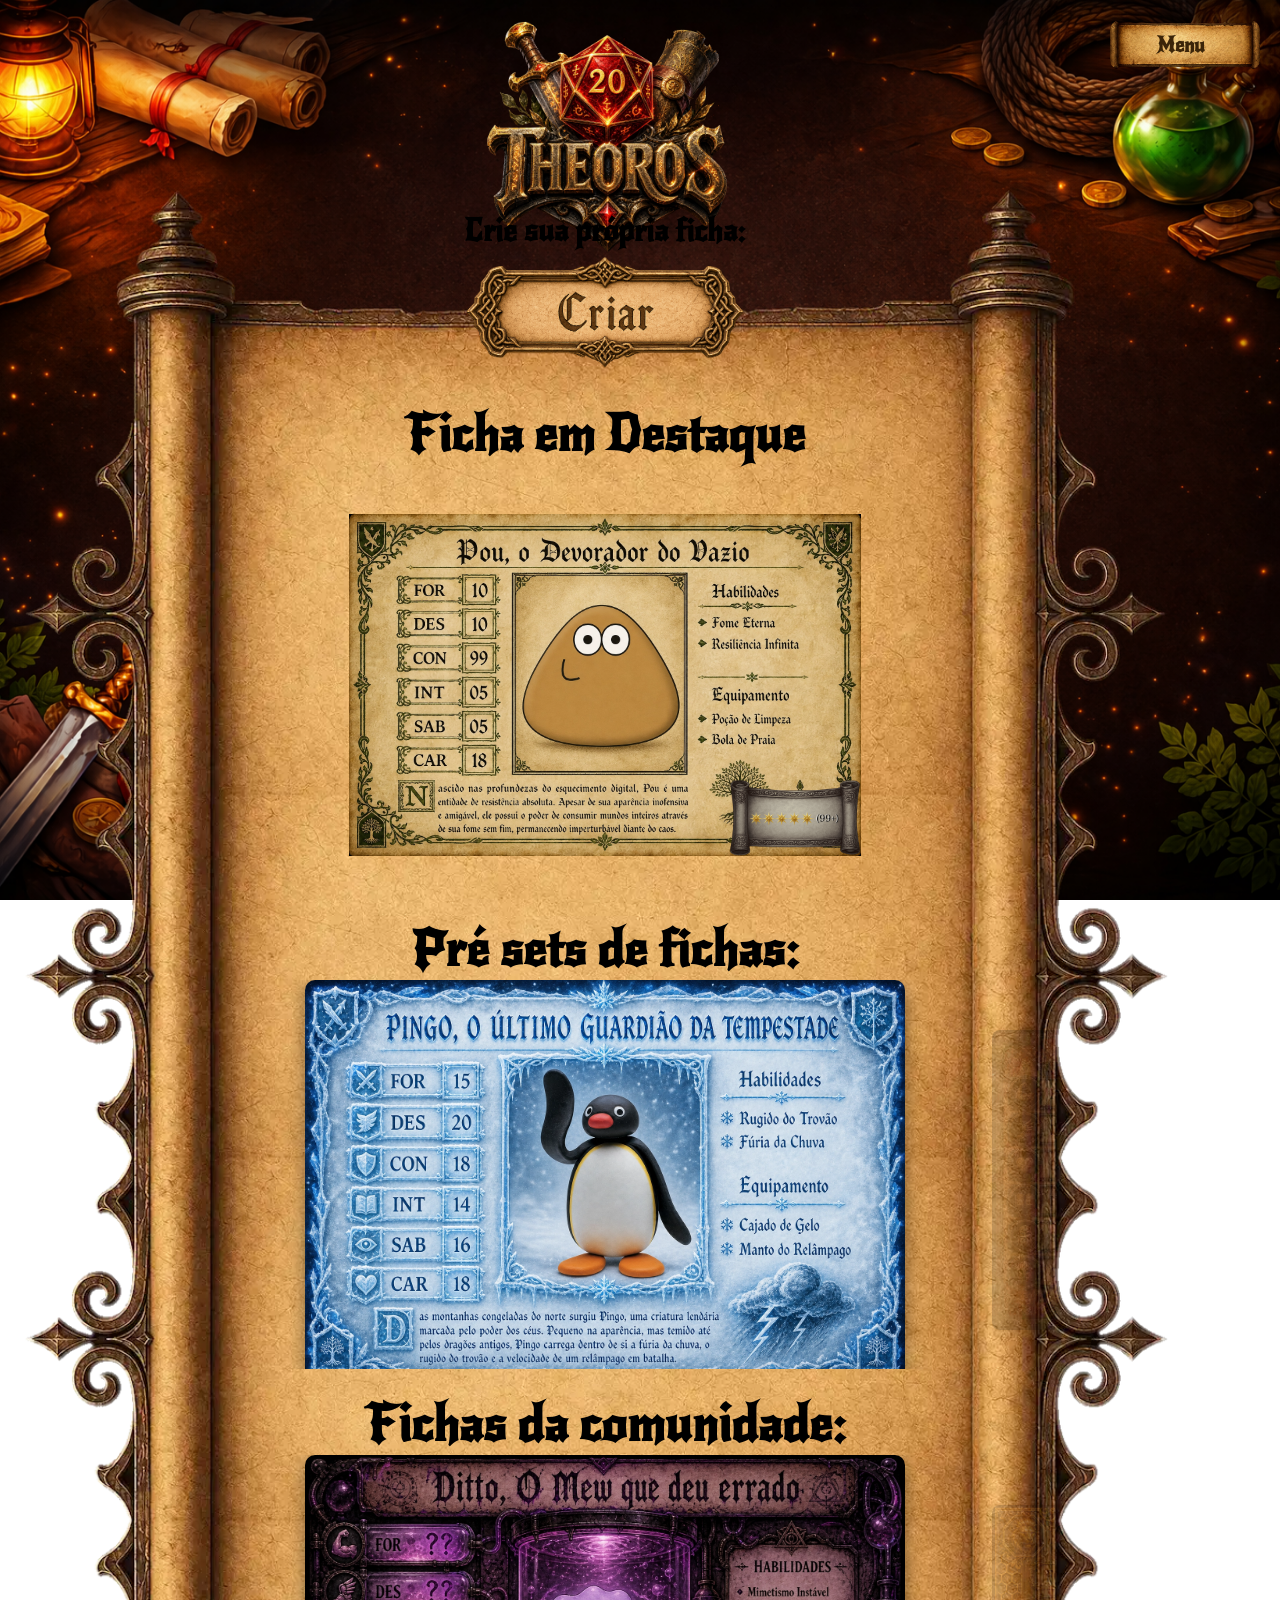
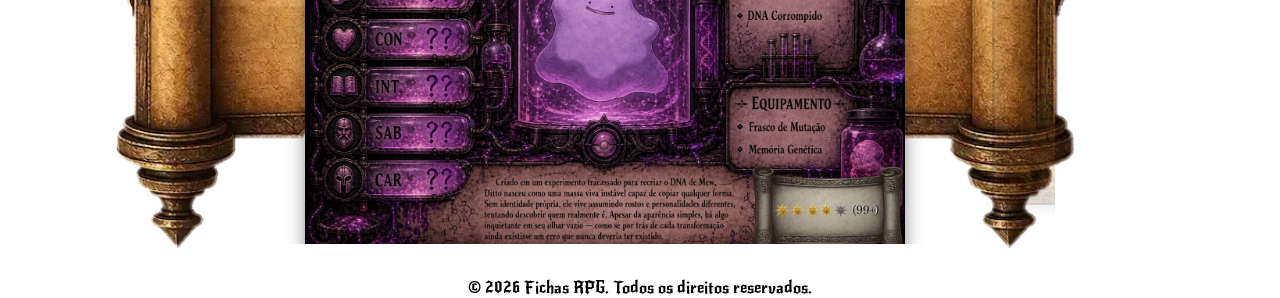
<file: index.html>
<!DOCTYPE html>
<html lang="en">

<head>
    <meta charset="UTF-8">
    <meta name="viewport" content="width=device-width, initial-scale=1.0">
    <title>Fichas RPG</title>

    <link rel="stylesheet" href="style.css">
    <link rel="preconnect" href="https://fonts.googleapis.com">
    <link rel="preconnect" href="https://fonts.gstatic.com" crossorigin>
    <link href="https://fonts.googleapis.com/css2?family=New+Rocker&display=swap" rel="stylesheet">
    <link rel="icon" type="image/png" href="/images/icons/icons_abas/icon_index.png">
</head>

<body>
    <!-- Header com logo e botão para abrir o menu lateral -->
    <div class="container">
        <img src="/images/logo.png" id="logo" alt="Logo do Fichas RPG">
        <a id="botao-menu" onclick="chamarMenu()">Menu</a>
    </div>

    <!-- Menu lateral com navegação principal -->
    <div class="menu" id="menu">
        <div class="titulo-menu">
            <a onclick="fecharMenu()">X</a>
            <p>Menu</p>
        </div>
        <!-- Opções do menu -->
        <div class="opcoes-menu">
            <a href="index.html">Home</a>
            <a href="/rotas/criar/criar.html">Criar</a>
            <a href="/rotas/ficha/ficha.html">Ficha</a>
            <a href="/rotas/perfil/perfil.html">Perfil</a>
        </div>
    </div>

    <!-- Pergaminho contendo o conteúdo principal -->
    <main class="principal">
        <!-- Fundo do pergaminho -->
        <img id="fundo-principal" src="./images/fundos/pergaminho_otimizado.webp" alt="Fundo pergaminho RPG">

        <!-- Seção principal contendo o botão de criação e a ficha em destaque -->
        <div class="principal-main">
            <p id="titulo-criar-ficha">Crie sua própria ficha:</p>
            <a class="botao-criar" href="/rotas/criar/criar.html">Criar ficha</a>

            <h1>Ficha em Destaque</h1>
            <div class="ficha-destaque">
                <img src="./images/fichas-exemplos/fichas-avaliacao/pou_avaliado.png" alt="Ficha de Elara">
            </div>
        </div>

        <!-- Seção contendo carrossel das fichas pré-criadas -->
        <div class="principal-main2">
            <p>Pré sets de fichas:</p>
            <div class="carousel-wrap">
                <div class="carousel-sets" id="carousel-sets">
                    <div class="track-sets" id="track-sets">
                        <div class="slide"><img src="./images/fichas-exemplos/ficha_pingo_gelo.png" alt="Ficha Elara"></div>
                        <div class="slide"><img src="./images/fichas-exemplos/ficha_dagan_berserk.png" alt="Ficha Finn"></div>
                        <div class="slide"><img src="./images/fichas-exemplos/ficha_grognak.png" alt="Ficha Grognak"></div>
                        <div class="slide"><img src="./images/fichas-exemplos/ficha_lyra.png" alt="Ficha Lyra"></div>
                    </div>
                </div>
            </div>
        </div>

        <!-- Seção contendo carrossel das fichas da comunidade -->
        <div class="principal-main3">
            <p>Fichas da comunidade:</p>
            <div class="carousel-wrap">
                <div class="carousel-comunidade" id="carousel-comunidade">
                    <div class="track-comunidade" id="track-comunidade">
                        <div class="slide"><img src="./images/fichas-exemplos/fichas-avaliacao/ditto_avaliado.png" alt="Ficha Elara"></div>
                        <div class="slide"><img src="./images/fichas-exemplos/fichas-avaliacao/abeliao_avaliado.png" alt="Ficha Finn"></div>
                        <div class="slide"><img src="./images/fichas-exemplos/fichas-avaliacao/finn_avaliado.png" alt="Ficha Grognak"></div>
                        <div class="slide"><img src="./images/fichas-exemplos/fichas-avaliacao/kael_avaliado.png" alt="Ficha Kael"></div>
                    </div>
                </div>
            </div>
        </div>
    </main>

    <!-- Rodapé com os direitos autorais -->
    <footer>
        <p>© 2026 Fichas RPG. Todos os direitos reservados.</p>
    </footer>
    <script src="script.js"></script>
</body>

</html>
</file>
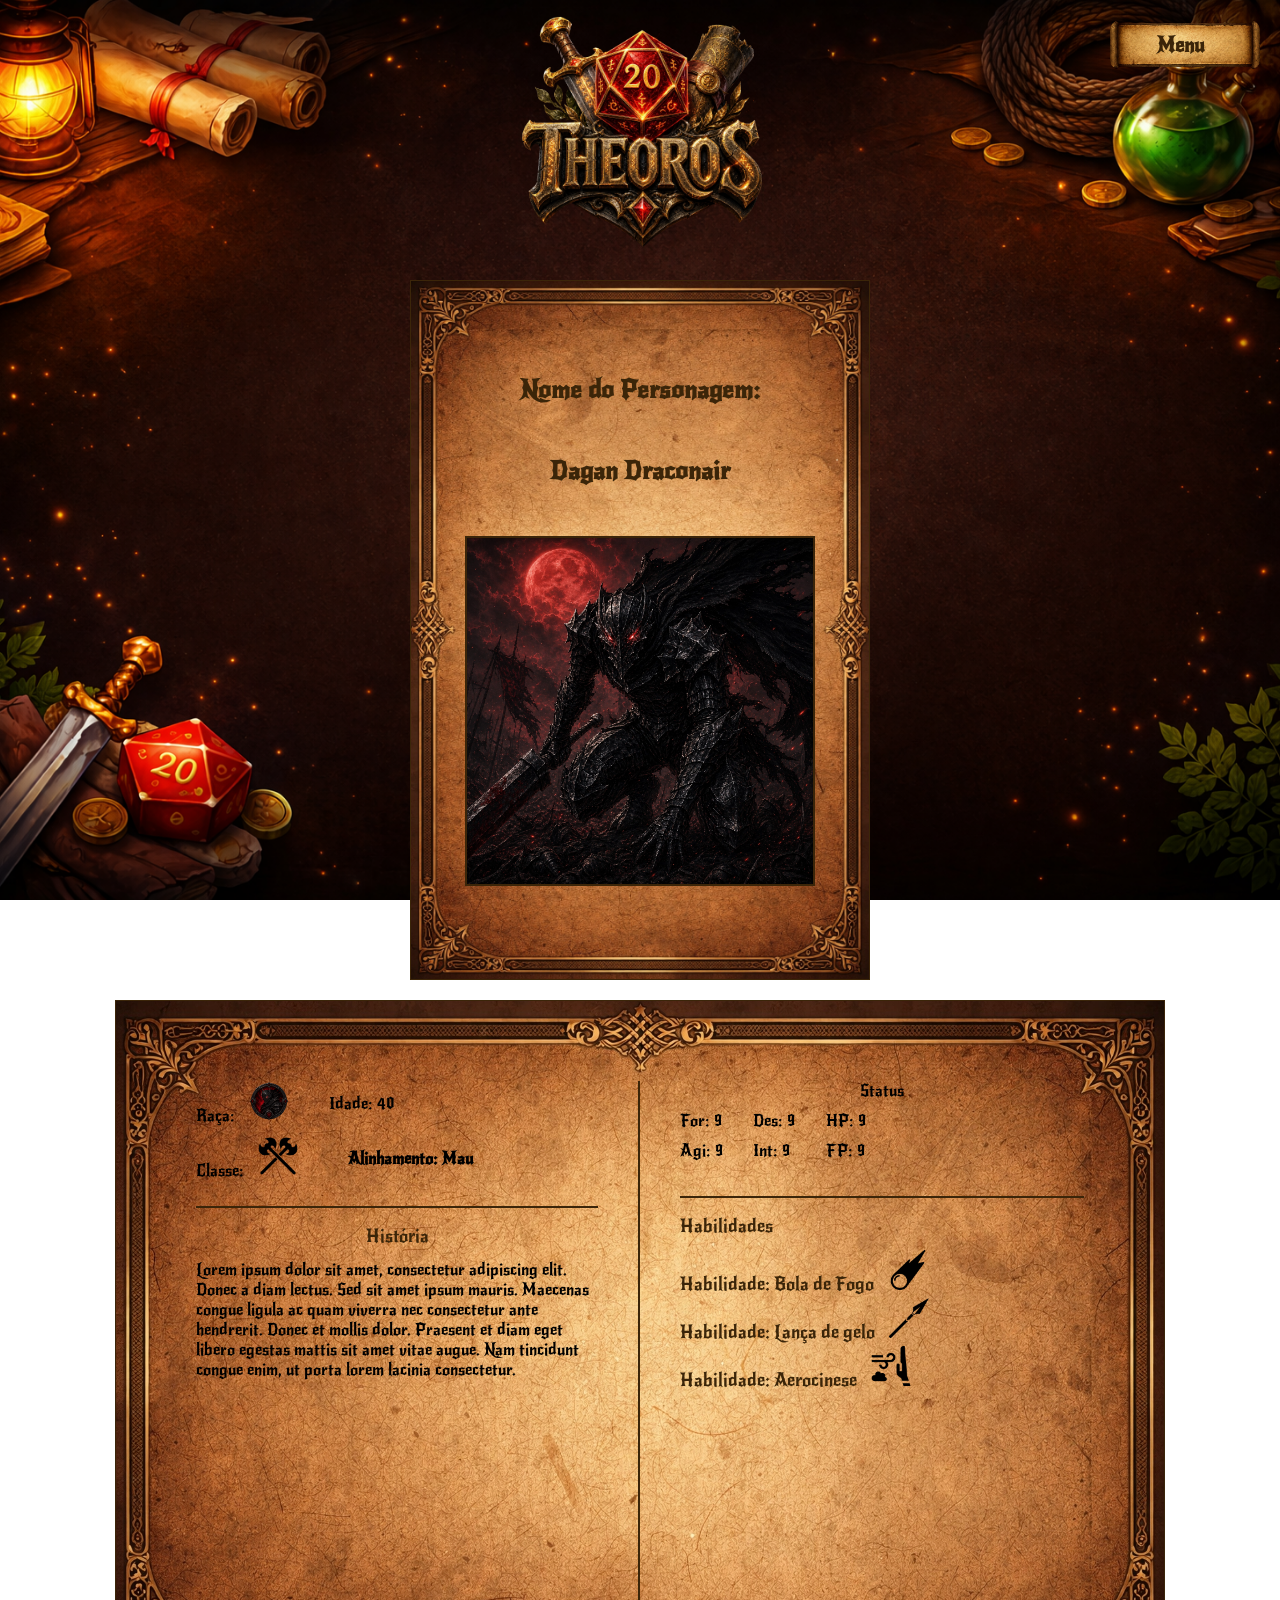
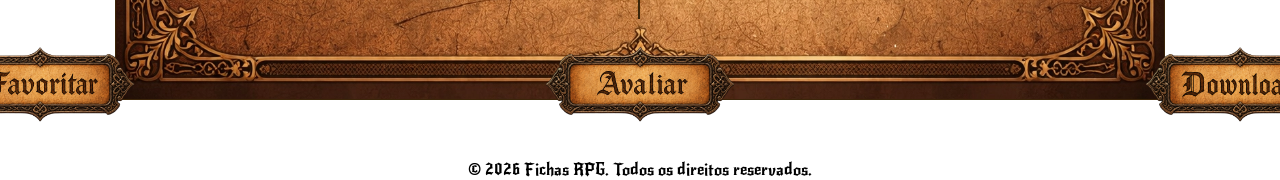
<file: rotas/ficha/ficha.html>
<!DOCTYPE html>
<html lang="en">

<head>
    <meta charset="UTF-8">
    <meta name="viewport" content="width=device-width, initial-scale=1.0">
    <title>Personagem</title>
    <link rel="stylesheet" href="ficha.css">
    <link rel="preconnect" href="https://fonts.googleapis.com">
    <link rel="preconnect" href="https://fonts.gstatic.com" crossorigin>
    <link href="https://fonts.googleapis.com/css2?family=New+Rocker&display=swap" rel="stylesheet">
    <link rel="icon" type="image/png" href="/images/icons/icons_abas/icon_ficha.png">
</head>

<body>
    <!-- Cabeçalho com logo e menu -->
    <div class="container">
        <img src="/images/logo.png" id="logo" alt="Logo do Fichas RPG">
        <a id="botao-menu" onclick="chamarMenu()">Menu</a>
    </div>

    <!-- Menu lateral com navegação -->
    <div class="menu" id="menu">
        <div class="titulo-menu">
            <a onclick="fecharMenu()">X</a>
            <p>Menu</p>
        </div>

        <!-- Opções do menu aberto -->
        <div class="opcoes-menu">
            <a href="/index.html">Home</a>
            <a href="/rotas/criar/criar.html">Criar</a>
            <a href="ficha.html">Ficha</a>
            <a href="/rotas/perfil/perfil.html">Perfil</a>
        </div>
    </div>

    <!-- Main principal do personagem -->
    <main>
        <section class="card-personagem">
            <p class="card-label">Nome do Personagem:</p>
            <p id="nome-personagem">Dagan Draconair</p>
            <div id="personagem-imagem">
                <img id="preview" src="/images/icons/perfil_rpg.png" alt="Foto do personagem">
            </div>
        </section>

        <!-- Seção de status do personagem -->
        <section class="status-personagem">

            <!-- Parte esquerda da seção principal do personagem -->
            <div class="coluna-esquerda">

                <!-- Informações básicas -->
                <div class="linha-info">
                    <p>Raça: <img src="/images/icons/icone_classe_berserker.png" alt="Ícone de raça"></p>
                    <p>Idade: 40</p>
                </div>

                <!-- Informações adicionais -->
                <div class="linha-info">
                    <p>Classe: <img src="/images/icons/guerreiro_icon.png" alt="Ícone de classe"></p>
                    <p id="alinhamento">Alinhamento: Mau</p>
                </div>

                <!-- Linha estilo <hr> -->
                <div class="divisoria"></div>

                <!-- História do personagem -->
                <div class="historia">
                    <p class="section-title">História</p>
                    <p>Lorem ipsum dolor sit amet, consectetur adipiscing elit. Donec a diam lectus. Sed sit amet ipsum mauris. Maecenas congue ligula ac quam viverra nec consectetur ante hendrerit. Donec et mollis dolor. Praesent et diam eget libero egestas mattis sit amet vitae augue. Nam tincidunt congue enim, ut porta lorem lacinia consectetur.</p>
                </div>
            </div>

            <!-- Parte direita da seção principal do personagem -->
            <div class="coluna-direita">

                <!-- Status do personagem -->
                <p class="titulo-status">Status</p>
                <div class="grade-status">
                    <span>For: 9</span>
                    <span>Des: 9</span>
                    <span>HP: 9</span>
                    <span>Agi: 9</span>
                    <span>Int: 9</span>
                    <span>FP: 9</span>
                </div>

                <div class="divisoria"></div>

                <!-- Habilidades do personagem -->
                <div class="habilidades">
                    <p class="section-title">Habilidades</p>
                    <p>Habilidade: Bola de Fogo <img src="/images/icons/bola_fogo_icon.png" alt="Bola de fogo"></p>
                    <p>Habilidade: Lança de gelo <img src="/images/icons/lanca_icon.png" alt="Lança de gelo"></p>
                    <p>Habilidade: Aerocinese <img src="/images/icons/icon_aerocinese.png" alt="Aerocinese"></p>
                </div>
            </div>
        </section>
    </main>

    <div class="botoes">
        <button type="button" class="favoritar"></button>
        <button type="button" class="avaliar"></button>
        <button type="button" class="download"></button>
    </div>

    <!-- Rodapé com direitos autorais -->
    <footer>
        <p>© 2026 Fichas RPG. Todos os direitos reservados.</p>
    </footer>

    <script src="ficha.js"></script>
</body>
</html>
</file>
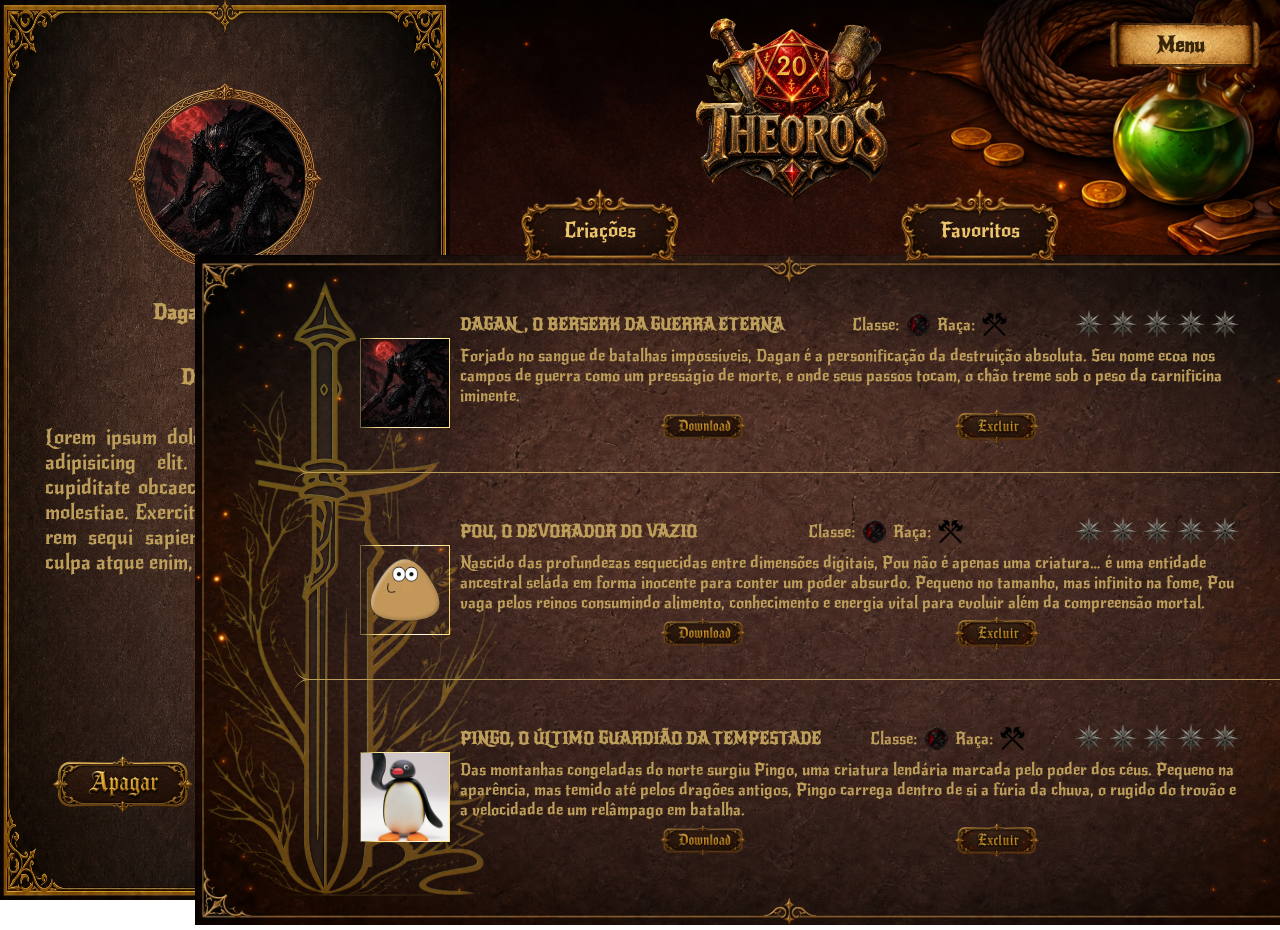
<file: rotas/perfil/perfil.html>
<!DOCTYPE html>
<html lang="en">

<head>
    <meta charset="UTF-8">
    <meta name="viewport" content="width=device-width, initial-scale=1.0">
    <title>Perfil</title>
    <link rel="stylesheet" href="perfil.css">
    <link rel="preconnect" href="https://fonts.googleapis.com">
    <link rel="preconnect" href="https://fonts.gstatic.com" crossorigin>
    <link href="https://fonts.googleapis.com/css2?family=New+Rocker&display=swap" rel="stylesheet">
    <link rel="icon" type="image/png" href="/images/icons/icons_abas/icon_perfil.png">
</head>

<body>
    <!-- Cabeçalho com logo e menu -->
    <div class="container">
        <img src="/images/logo.png" id="logo" alt="Logo do Fichas RPG">
        <a id="botao-menu" onclick="chamarMenu()">Menu</a>
    </div>

    <!-- Botão do menu -->
    <div class="menu" id="menu">
        <div class="titulo-menu">
            <a onclick="fecharMenu()">X</a>
            <p>Menu</p>
        </div>

        <!-- Opções do menu -->
        <div class="opcoes-menu">
            <a href="/index.html">Home</a>
            <a href="/rotas/criar/criar.html">Criar</a>
            <a href="/rotas/ficha/ficha.html">Ficha</a>
            <a href="perfil.html">Perfil</a>
        </div>
    </div>

    <!-- Perfil Lateral -->
    <div class="perfil-main">

        <!-- Foto de perfil -->
        <div class="moldura">
            <img id="foto-perfil" src="/images/icons/perfil_rpg.png" alt="Foto de perfil do usuário">
        </div>

        <!-- Informações do perfil -->
        <p id="nome-perfil">Dagan Draconair</p>
        <p id="titulo-descricao-perfil">Descrição:</p>
        <p id="descricao-perfil">Lorem ipsum dolor, sit amet consectetur adipisicing elit. Nostrum error odio cupiditate obcaecati cumque consequatur molestiae. Exercitationem ducimus minima rem sequi sapiente asperiores obcaecati culpa atque enim, dolores sed nihil.</p>
        
        <div class="perfil-botoes">
            <button type="button" class="botao-apagar"></button>
            <button type="button" class="botao-sair"></button>
        </div>

    </div>

    <!-- Botões para filtrar as fichas -->
    <div class="opcoes-fichas-div">
        <div class="opcoes-fichas">
            <a href="#" id="opcao-criacoes">Criações</a>
            <a href="#" id="opcao-favoritos">Favoritos</a>
        </div>
    </div>

    <!-- Seção das fichas -->
    <div class="fichas-div">
        <img id="espada-decorativa" src="/images/espada_dourada.png" alt="Espada decorativa">

        <!-- Card da Ficha 1 -->
        <article class="ficha-card">
            <img id="ficha-imagem" src="/images/icons/perfil_rpg.png">
            <div class="ficha1-informacoes">
                <div class="ficha1-topo">
                    <p class="ficha-nome">DAGAN, O BERSERK DA GUERRA ETERNA</p>
                    <div class="ficha-icons">
                        <span>Classe:</span><img src="/images/icons/icone_classe_berserker.png" alt="Icone classe">
                        <span>Raça:</span><img src="/images/icons/guerreiro_icon.png" alt="Icone raça">
                    </div>
                    <div class="ficha-avaliacao">
                        <button type="button"></button>
                        <button type="button"></button>
                        <button type="button"></button>
                        <button type="button"></button>
                        <button type="button"></button>
                    </div>
                </div>
                <p class="ficha-descricao">Forjado no sangue de batalhas impossíveis, Dagan é a personificação da destruição absoluta. Seu nome ecoa nos campos de guerra como um presságio de morte, e onde seus passos tocam, o chão treme sob o peso da carnificina iminente.</p>
                <div class="botoes-ficha">
                    <button type="button" class="btn-download"></button>
                    <button type="button" class="btn-excluir"></button>
                </div>
            </div>
        </article>

        <!-- Linha que separa os cards -->
        <hr>

        <!-- Card da Ficha 2 -->
        <article class="ficha-card">
            <img id="ficha-imagem" src="/images/icons/Pou_perfil.png" alt="Ficha 2">
            <div class="ficha1-informacoes">
                <div class="ficha1-topo">
                    <p class="ficha-nome">POU, O DEVORADOR DO VAZIO</p>
                    <div class="ficha-icons">
                        <span>Classe:</span><img src="/images/icons/icone_classe_berserker.png" alt="Icone classe">
                        <span>Raça:</span><img src="/images/icons/guerreiro_icon.png" alt="Icone raça">
                    </div>
                    <div class="ficha-avaliacao">
                        <button type="button"></button>
                        <button type="button"></button>
                        <button type="button"></button>
                        <button type="button"></button>
                        <button type="button"></button>
                    </div>
                </div>
                <p class="ficha-descricao">Nascido das profundezas esquecidas entre dimensões digitais, Pou não é apenas uma criatura… é uma entidade ancestral selada em forma inocente para conter um poder absurdo. Pequeno no tamanho, mas infinito na fome, Pou vaga pelos reinos consumindo alimento, conhecimento e energia vital para evoluir além da compreensão mortal.</p>
                <div class="botoes-ficha">
                    <button type="button" class="btn-download"></button>
                    <button type="button" class="btn-excluir"></button>
                </div>
            </div>
        </article>

        <hr>

        <!-- Card da Ficha 3 -->
        <article class="ficha-card">
            <img id="ficha-imagem" src="/images/icons/Pingo_perfil.jpg" alt="Ficha 3">
            <div class="ficha1-informacoes">
                <div class="ficha1-topo">
                    <p class="ficha-nome">PINGO, O ÚLTIMO GUARDIÃO DA TEMPESTADE</p>
                    <div class="ficha-icons">
                        <span>Classe:</span><img src="/images/icons/icone_classe_berserker.png" alt="Icone classe">
                        <span>Raça:</span><img src="/images/icons/guerreiro_icon.png" alt="Icone raça">
                    </div>
                    <div class="ficha-avaliacao">
                        <button type="button"></button>
                        <button type="button"></button>
                        <button type="button"></button>
                        <button type="button"></button>
                        <button type="button"></button>
                    </div>
                </div>
                <p class="ficha-descricao">Das montanhas congeladas do norte surgiu Pingo, uma criatura lendária marcada pelo poder dos céus. Pequeno na aparência, mas temido até pelos dragões antigos, Pingo carrega dentro de si a fúria da chuva, o rugido do trovão e a velocidade de um relâmpago em batalha.</p>
                <div class="botoes-ficha">
                    <button type="button" class="btn-download"></button>
                    <button type="button" class="btn-excluir"></button>
                </div>
            </div>
        </article>

    </div>

    <script src="perfil.js"></script>
</body>
</html>
</file>
<file: style.css>
/* Estilos globais da página inicial */
* {
    margin: 0;
    padding: 0;
    box-sizing: border-box;
    font-family: "New Rocker", system-ui;
}

body {
    background-image: url('./images/fundos/fundo_pagina.png');
    background-size: cover;
    background-attachment: fixed;
    background-position: center;
    background-repeat: no-repeat;
    display: flex;
    align-items: center;
    justify-content: center;
    flex-direction: column;
}

main {
    display: flex;
    align-items: center;
    justify-content: center;
    flex-wrap: wrap;
    margin-top: 20px;
}

.container {
    display: flex;
    align-items: center;
    justify-content: center;
    margin: 5px;
}

#logo {
    margin-left: -70px;
    width: 250px;
    height: 250px;
}

/* Botão de menu fixo */
#botao-menu {
    position: fixed;
    width: 150px;
    height: 50px;
    top: 20px;
    right: 20px;
    background-image: url('./images/botoes/botao_menu.png');
    background-size: 200px;
    background-position: center;
    background-repeat: no-repeat;
    color: #3b2509;
    padding: 13px 47px;
    cursor: pointer;
    border-radius: 10px;
    font-size: 20px;
    font-weight: bold;
    z-index: 1001;
}

#botao-menu:hover {
    transform: scale(1.05);
    filter: brightness(1.1);
}

/* Menu lateral */
.menu {
    position: fixed;
    top: -55px;
    right: -290px;
    width: 55%;
    height: 112%;
    background-image: url('./images/fundos/fundo_menu.png');
    background-size: 100% 100%;
    background-repeat: no-repeat;
    background-position: center center;
    display: flex;
    justify-content: center;
    flex-direction: column;
    overflow: hidden;
    clip-path: inset(0% 0% 100% 0%);
    transition: visibility 0s linear 0.8s, opacity 0.8s ease-out, clip-path 0.8s ease-out;
    z-index: 1002;
    visibility: hidden;
    opacity: 0;
}

.menu.aberto {
    clip-path: inset(0% 0% 0% 0%);
    visibility: visible;
    opacity: 1;
    transition: visibility 0s linear 0s, opacity 0.8s ease-out, clip-path 0.8s ease-out;
}

.opcoes-menu {
    margin-top: 5%;
    display: flex;
    flex-direction: column;
    align-items: center;
    justify-content: center;
    color: #3b2509;
}

.titulo-menu {
    display: flex;
    flex-direction: column;
    margin-left: 15%;
    margin-top: -5%;
    font-size: 50px;
    font-weight: bold;
    color: #3b2509;
}

.titulo-menu a {
    font-size: 35px;
    margin-left: 25%;
    margin-bottom: 20px;
    font-weight: bold;
    color: #3b2509;
    cursor: pointer;
}

.titulo-menu a:hover {
    transform: scale(1.01);
    filter: brightness(1.5);
}

.titulo-menu p {
    font-size: 80px;
    margin-left: 30%;
    font-weight: bold;
    color: #3b2509;
}

.opcoes-menu a {
    color: #3b2509;
    font-size: 45px;
    margin: 40px;
    text-decoration: none;
}

.opcoes-menu a:hover {
    transform: scale(1.05);
    filter: brightness(1.5);
}

/* Conteúdo principal */
.principal {
    display: flex;
    align-items: center;
    justify-content: center;
    flex-direction: column;
    z-index: 0;
    margin-top: -100px;
    margin-right: 350px;
}

#fundo-principal {
    display: block;
    width: 130%;
    height: auto;
    
}

.principal-main,
.principal-main2,
.principal-main3 {
    position: absolute;
    width: 40%;
    display: flex;
    align-items: center;
    justify-content: center;
    flex-direction: column;
    margin-right: -280px;
    margin-top: 10px;
}

.principal-main {
    height: 40%;
}

.principal-main2 {
    height: 50%;
    margin-top: 250px;
}

.principal-main3 {
    height: 50%;
    margin-top: 1200px;
}

.principal-main h1,
.principal-main2 p,
.principal-main3 p {
    font-size: 50px;
    font-weight: bold;

}

.principal-main p {
    margin-top: -950px;
    font-size: 30px;
    font-weight: bold;
}

.principal-main h1 {
    margin-top: -50px;
    margin-bottom: 20px;
}

.principal-main a.botao-criar {
    margin-top: -25px;
    width: 300px;
    height: 180px;
    background-image: url('./images/botoes/botao_criar.png');
    background-size: 300px;
    background-position: center;
    background-repeat: no-repeat;
    background-color: transparent;
    border: none;
    cursor: pointer;
    margin-bottom: 50px;
    text-indent: -9999px;
    display: inline-block;
}

.principal-main a.botao-criar:hover {
    transform: scale(1.05);
    filter: brightness(1.1);
}

.ficha-destaque {
    min-width: 50%;
    height: 400px;
    display: flex;
    align-items: center;
    justify-content: center;
    pointer-events: none;
    overflow: hidden;
}

.ficha-destaque img {
    width: 100%;
    height: 100%;
    object-fit: contain;
    display: block;
    pointer-events: none;
}

/* Carrossel  */

.carousel-wrap {
    width: 900px;
    overflow: hidden;
    border-radius: 12px;
}

.carousel-sets,
.carousel-comunidade {
    position: relative;
    overflow: visible;
    cursor: grab;
    user-select: none;
    width: 600px;
    height: 400px;
}

.carousel-sets.dragging,
.carousel-comunidade.dragging {
    cursor: grabbing;
}

.track-comunidade,
.track-sets {
    display: flex;
    gap: 12px;
    transition: transform 0.4s cubic-bezier(.4, 0, .2, 1);
    will-change: transform;
}

.track-comunidade.no-transition,
.track-sets.no-transition {
    transition: none;
}

.slide {
    flex-shrink: 0;
    height: 400px;
    display: flex;
    align-items: center;
    justify-content: center;
    pointer-events: none;
    overflow: hidden;
    border-radius: 10px;
    box-shadow: 0 4px 18px rgba(0, 0, 0, 0.45);
}

.slide img {
    width: 100%;
    height: 100%;
    object-fit: cover;
    display: block;
    pointer-events: none;
}

@keyframes snapIn {
    from {
        opacity: 0.25;
        transform: scale(0.97);
    }
    to {
        opacity: 1;
        transform: scale(1);
    }
}

.slide.snap-in {
    animation: snapIn 0.38s cubic-bezier(.2, 0, .4, 1) forwards;
}
</file>
<file: rotas/ficha/ficha.css>
/* Estilos globais da página Ficha */
* {
    margin: 0;
    padding: 0;
    box-sizing: border-box;
    font-family: "New Rocker", system-ui;
}

body {
    background-image: url('/images/fundos/fundo_pagina.png');
    background-size: cover;
    background-attachment: fixed;
    background-position: center;
    background-repeat: no-repeat;
    display: flex;
    align-items: center;
    justify-content: center;
    flex-direction: column;
}

main {
    display: flex;
    align-items: center;
    justify-content: center;
    flex-wrap: wrap;
    margin-top: 20px;
}

.container {
    display: flex;
    align-items: center;
    justify-content: center;
}

#logo {
    margin-top: 0px;
    width: 250px;
    height: 250px;
}

#botao-menu {
    position: fixed;
    width: 150px;
    height: 50px;
    top: 20px;
    right: 20px;
    background-image: url('/images/botoes/botao_menu.png');
    background-size: 200px;
    background-position: center;
    background-repeat: no-repeat;
    color: #3b2509;
    padding: 13px 47px;
    cursor: pointer;
    border-radius: 10px;
    font-size: 20px;
    font-weight: bold;
    z-index: 1001;
}

#botao-menu:hover {
    transform: scale(1.05);
    filter: brightness(1.1);
}

/* Menu lateral */

.menu {
    position: fixed;
    top: -55px;
    right: -290px;
    width: 55%;
    height: 112%;
    background-image: url('/images/fundos/fundo_menu.png');
    background-size: 100% 100%;
    background-repeat: no-repeat;
    background-position: center center;
    display: flex;
    justify-content: center;
    flex-direction: column;
    overflow: hidden;
    clip-path: inset(0% 0% 100% 0%);
    transition: visibility 0s linear 0.8s, opacity 0.8s ease-out, clip-path 0.8s ease-out;
    z-index: 1002;
    visibility: hidden;
    opacity: 0;
}

.menu.aberto {
    clip-path: inset(0% 0% 0% 0%);
    visibility: visible;
    opacity: 1;
    transition: visibility 0s linear 0s, opacity 0.8s ease-out, clip-path 0.8s ease-out;
}

.opcoes-menu {
    margin-top: 5%;
    display: flex;
    flex-direction: column;
    align-items: center;
    justify-content: center;
    color: #3b2509;
}

.titulo-menu {
    display: flex;
    flex-direction: column;
    margin-left: 15%;
    margin-top: -5%;
    font-size: 50px;
    font-weight: bold;
    color: #3b2509;
}

.titulo-menu a {
    font-size: 35px;
    margin-left: 25%;
    margin-bottom: 20px;
    font-weight: bold;
    color: #3b2509;
    cursor: pointer;
}

.titulo-menu a:hover {
    transform: scale(1.01);
    filter: brightness(1.5);
}

.titulo-menu p {
    font-size: 80px;
    margin-left: 30%;
    font-weight: bold;
    color: #3b2509;
}

.opcoes-menu a {
    color: #3b2509;
    font-size: 45px;
    margin: 40px;
    text-decoration: none;
}

.opcoes-menu a:hover {
    transform: scale(1.05);
    filter: brightness(1.5);
}

.input-grupo {
    display: flex;
    align-items: center;
    margin-top: 5px;
    justify-content: space-evenly;
}

.card-personagem {
    display: flex;
    flex-direction: column;
    align-items: center;
    justify-content: center;
    width: 460px;
    min-height: 700px;
    padding: 20px;
    margin: 10px;
    background-image: url('/images/fundos/fundo_card_retrato.png');
    background-size: cover;
    background-position: center;
    border: 1px solid #3b2509;
}

.card-label {
    font-size: 30px;
    font-weight: bold;
    color: #3b2509;
    margin-bottom: 10px;
}

.card-personagem p {
    color: #3b2509;
    font-size: 25px;
    font-weight: bold;
    margin-bottom: 50px;
}

#personagem-imagem {
    border: 2px solid #3b2509;
    width: 350px;
    height: 350px;
    display: flex;
    align-items: center;
    justify-content: center;
}

#preview {
    width: 100%;
    height: 100%;
    object-fit: cover;
}

.status-personagem {
    display: flex;
    flex-direction: row;
    align-items: stretch;
    justify-content: center;
    width: 1050px;
    min-height: 700px;
    padding: 80px;
    margin: 10px;
    background-image: url('/images/fundos/fundo_card_paisagem.png');
    background-size: cover;
    background-position: center;
    border: 1px solid #3b2509;
}

.status-personagem label {
    font-size: 25px;
    font-weight: bold;
    color: #3b2509;
    margin-bottom: 10px;
}

.status-personagem input {
    width: 30%;
    padding: 5px;
    border: 1px solid #3b2509;
    border-radius: 5px;
    margin-bottom: 15px;
    background-color: #9b713254;
    color: #000000;
}

.status-personagem input::placeholder {
    color: rgb(0, 0, 0);
    opacity: 1;
}

.coluna-esquerda,
.coluna-direita {
    display: flex;
    flex-direction: column;
    align-items: flex-start;
    justify-content: flex-start;
    width: 50%;
}

.coluna-esquerda {
    padding-right: 40px;
    border-right: 2px solid #3b2509;
}

.coluna-direita {
    padding-left: 40px;
}

.linha-info {
    display: flex;
    align-items: center;
    justify-content: center;
    gap: 40px;
    margin-bottom: 10px;
}

.titulo-status {
    text-align: center;
    width: 100%;
    margin-bottom: 10px;
}

.grade-status {
    display: grid;
    grid-template-columns: repeat(3, 1fr);
    gap: 10px 30px;
    margin-bottom: 20px;
}

.divisoria {
    width: 100%;
    height: 2px;
    background-color: #3b2509;
    margin: 15px 0;
}

.section-title {
    font-size: 18px;
    color: #3b2509;
    text-align: center;
    line-height: 1.5;
    margin-bottom: 10px;
}

#alinhamento {
    padding: 4px 10px;
    font-weight: bold;
}

.botoes {
    display: flex;
    gap: 400px;
    margin-top: -100px;
}

.habilidades p {
    font-size: 18px;
    color: #3b2509;
    text-align: justify;
    line-height: 1.5;
}

.habilidades img {
    width: 40px;
    height: 40px;
    margin-left: 10px;
}

.linha-info img {
    width: 40px;
    height: 40px;
    margin-left: 10px;
}

.botoes button:hover {
    transform: scale(1.05);
    filter: brightness(1.1);
}

.favoritar,
.download,
.avaliar {
    background-size: contain;
    background-repeat: no-repeat;
    background-position: center;
    width: 200px;
    height: 150px;
    border: none;
    background-color: transparent;
    cursor: pointer;
}

.favoritar {
    background-image: url('/images/botoes/botao_favoritar.png');
}

.download {
    background-image: url('/images/botoes/botao_download.png');
}

.avaliar {
    background-image: url('/images/botoes/botao_avaliar.png');
}
</file>
<file: rotas/perfil/perfil.css>
/* Estilos globais da página Perfil */
* {
    margin: 0;
    padding: 0;
    box-sizing: border-box;
    font-family: "New Rocker", system-ui;
}

body {
    background-image: url('/images/fundos/fundo_pagina.png');
    background-size: cover;
    background-attachment: fixed;
    background-position: center;
    background-repeat: no-repeat;
    display: flex;
    align-items: center;
    justify-content: center;
    flex-direction: column;
}

.container {
    display: flex;
    align-items: center;
    justify-content: center;
    margin: 5px;
    margin-bottom: 50px;
}

#logo {
    margin-left: 300px;
    width: 200px;
    height: 200px;
}

#botao-menu {
    position: fixed;
    width: 150px;
    height: 50px;
    top: 20px;
    right: 20px;
    background-image: url('/images/botoes/botao_menu.png');
    background-size: 200px;
    background-position: center;
    background-repeat: no-repeat;
    color: #3b2509;
    padding: 13px 47px;
    cursor: pointer;
    border-radius: 10px;
    font-size: 20px;
    font-weight: bold;
    z-index: 1001;
}

#botao-menu:hover {
    transform: scale(1.05);
    filter: brightness(1.1);
}

/* Menu lateral */
.menu {
    position: fixed;
    top: -55px;
    right: -290px;
    width: 55%;
    height: 112%;
    background-image: url('/images/fundos/fundo_menu.png');
    background-size: 100% 100%;
    background-repeat: no-repeat;
    background-position: center center;
    display: flex;
    justify-content: center;
    flex-direction: column;
    overflow: hidden;
    clip-path: inset(0% 0% 100% 0%);
    transition: visibility 0s linear 0.8s, opacity 0.8s ease-out, clip-path 0.8s ease-out;
    z-index: 1002;
    visibility: hidden;
    opacity: 0;
}

.menu.aberto {
    clip-path: inset(0% 0% 0% 0%);
    visibility: visible;
    opacity: 1;
    transition: visibility 0s linear 0s, opacity 0.8s ease-out, clip-path 0.8s ease-out;
}

.opcoes-menu {
    margin-top: 5%;
    display: flex;
    flex-direction: column;
    align-items: center;
    justify-content: center;
    color: #3b2509;
}

.titulo-menu {
    display: flex;
    flex-direction: column;
    margin-left: 15%;
    margin-top: -5%;
    font-size: 50px;
    font-weight: bold;
    color: #3b2509;
}

.titulo-menu a {
    font-size: 35px;
    margin-left: 25%;
    margin-bottom: 20px;
    font-weight: bold;
    color: #3b2509;
    cursor: pointer;
}

.titulo-menu a:hover {
    transform: scale(1.01);
    filter: brightness(1.5);
}

.titulo-menu p {
    font-size: 80px;
    margin-left: 30%;
    font-weight: bold;
    color: #3b2509;
}

.opcoes-menu a {
    color: #3b2509;
    font-size: 45px;
    margin: 40px;
    text-decoration: none;
}

.opcoes-menu a:hover {
    transform: scale(1.05);
    filter: brightness(1.5);
}

/* Perfil Lateral */
.perfil-main {
    height: 100%;
    width: 450px;
    position: fixed;
    left: 0;
    top: 0px;
    margin: 0;
    background-image: url('/images/fundos/fundo_pedra_limpo_final.png');
    background-size: 100% 100%;
    background-repeat: no-repeat;
    background-position: center;
    display: flex;
    flex-direction: column;
    align-items: center;
    justify-content: flex-start;
    gap: 20px;
    padding-top: 80px;
}

.moldura {
    background-image: url('/images/fundos/moldura_perfil.png');
    background-size: cover;
    background-position: center;
    width: 200px;
    height: 200px;
    display: flex;
    align-items: center;
    justify-content: center;
}

#foto-perfil {
    border-radius: 50%;
    width: 160px;
    height: 160px;
    object-fit: cover;
}

#nome-perfil,
#titulo-descricao-perfil,
#descricao-perfil {
    text-align: center;
    color: rgb(189, 158, 90);
}

#nome-perfil {
    font-size: 20px;
    font-weight: bold;
    margin-bottom: 20px;
}

#titulo-descricao-perfil {
    font-size: 20px;
    font-weight: bold;
    margin-bottom: -30px;
}

#descricao-perfil {
    font-size: 20px;
    text-align: justify;
    padding: 45px;
}

.perfil-botoes {
    display: flex;
    justify-content: space-around;
    align-items: center;
    margin-top: 70px;
    width: 100%;
    padding: 0 20px;
}

.perfil-botoes button {
    background-color: transparent;
    border: none;
    cursor: pointer;
    width: 150px;
    height: 150px;
    background-size: contain;
    background-repeat: no-repeat;
    background-position: center;
}

.perfil-botoes button:hover {
    transform: scale(1.05);
    filter: brightness(1.1);
}

.botao-apagar {
    background-image: url('/images/botoes/botao_apagar_transparente.png');
}

.botao-sair {
    background-image: url('/images/botoes/botao_sair_transparente.png');
}

/* Botões para filtrar as fichas */
.opcoes-fichas {
    display: flex;
    align-items: center;
    gap: 200px;
    margin-top: -90px;
    margin-left: 300px;
    margin-bottom: -30px;
}

.opcoes-fichas a {
    display: flex;
    align-items: center;
    justify-content: center;
    background-image: url('/images/fundos/banner_hibrido_transparente.png');
    background-size: cover;
    background-repeat: no-repeat;
    width: 180px;
    height: 120px;
    color: #ecc46c;
    font-size: 20px;
    text-decoration: none;
    z-index: 1000;
    margin-bottom: -130px;
}

.opcoes-fichas a:hover {
    transform: scale(1.05);
    filter: brightness(1.5);
}

.fichas-div {
    background-image: url('/images/clean_background_theoros.png');
    background-size: cover;
    width: 1190px;
    min-height: 670px;
    margin-top: 0px;
    margin-bottom: 5px;
    margin-left: 300px;
    display: flex;
    align-items: center;
    justify-content: center;
    flex-direction: column;
    gap: 5px;
    position: relative;
    overflow: hidden;
}

#espada-decorativa {
    position: absolute;
    top: 50%;
    left: 50%;
    transform: translate(-125%, -50%);
    width: 620px;
    height: 680px;
    z-index: 0;
    opacity: 0.35;
    pointer-events: none;
}

/* Card da Ficha */
.ficha-card {
    display: flex;
    align-items: stretch;
    gap: 10px;
    width: 900px;
    border-radius: 10px;
    padding: 10px;
    margin-left: 20px;
    position: relative;
    z-index: 1;
}

#ficha-imagem {
    width: 90px;
    height: 90px;
    border: 1.5px solid transparent;
    border-image-source: linear-gradient(90deg, rgba(107, 95, 51, 1) 0%, rgba(244, 219, 131, 1) 18%, rgba(255, 250, 230, 1) 68%, rgba(255, 224, 121, 1) 100%);
    border-image-slice: 1;
    align-self: center;
    object-fit: cover;
}

.ficha1-informacoes {
    display: flex;
    flex-direction: column;
    flex: 1;
    gap: 6px;
}

.ficha1-topo {
    display: flex;
    align-items: center;
    justify-content: space-between;
}

.ficha-nome {
    margin: 0;
    font-weight: bold;
    white-space: nowrap;
    color: #bd9e5a;
}

.ficha-icons {
    display: flex;
    align-items: center;
    gap: 6px;
    color: #bd9e5a;
}

.ficha-icons img {
    width: 25px;
    height: 25px;
    background-size: cover;
}

.ficha-avaliacao {
    display: flex;
    align-items: center;
    gap: 4px;
}

.ficha-avaliacao button {
    width: 30px;
    height: 30px;
    background: transparent;
    border: none;
    background-image: url('/images/icons/estrela_cinza_escura.png');
    background-size: contain;
    background-repeat: no-repeat;
    background-position: center;
}

.ficha-avaliacao button:hover {
    background-image: url('/images/icons/estrela_dourada.png');
    transform: scale(1.05);
    filter: brightness(1.1);
}

.ficha-descricao {
    margin: 0;
    flex: 1;
    color: #bd9e5a;
}

.botoes-ficha {
    display: flex;
    align-items: center;
    justify-content: space-evenly;
}

.botoes-ficha button {
    margin-top: -15px;
    width: 100px;
    height: 60px;
    background-color: transparent;
    border: none;
    background-size: contain;
    background-repeat: no-repeat;
    background-position: center;
}

.btn-download {
    background-image: url('/images/botoes/botao_download_transparente.png');
}

.btn-excluir {
    background-image: url('/images/botoes/botao_excluir_transparente.png');
}

.btn-download:hover,
.btn-excluir:hover {
    transform: scale(1.05);
    filter: brightness(1.5);
}

/* Linha que separa os cards */
hr {
    position: relative;
    z-index: 1;
    overflow: visible;
    height: 30px;
    border-style: solid;
    border-color: #bd9e5a;
    border-width: 1px 0 0 0;
    border-radius: 20px;
    width: 85%;
    margin-left: 20px;
}

hr:before {
    display: block;
    content: "";
    height: 30px;
    margin-top: -31px;
    border-style: solid;
    border-color: #bd9e5a;
    border-width: 0 0 1px 0;
    border-radius: 20px;
    width: 100%;
}
</file>
